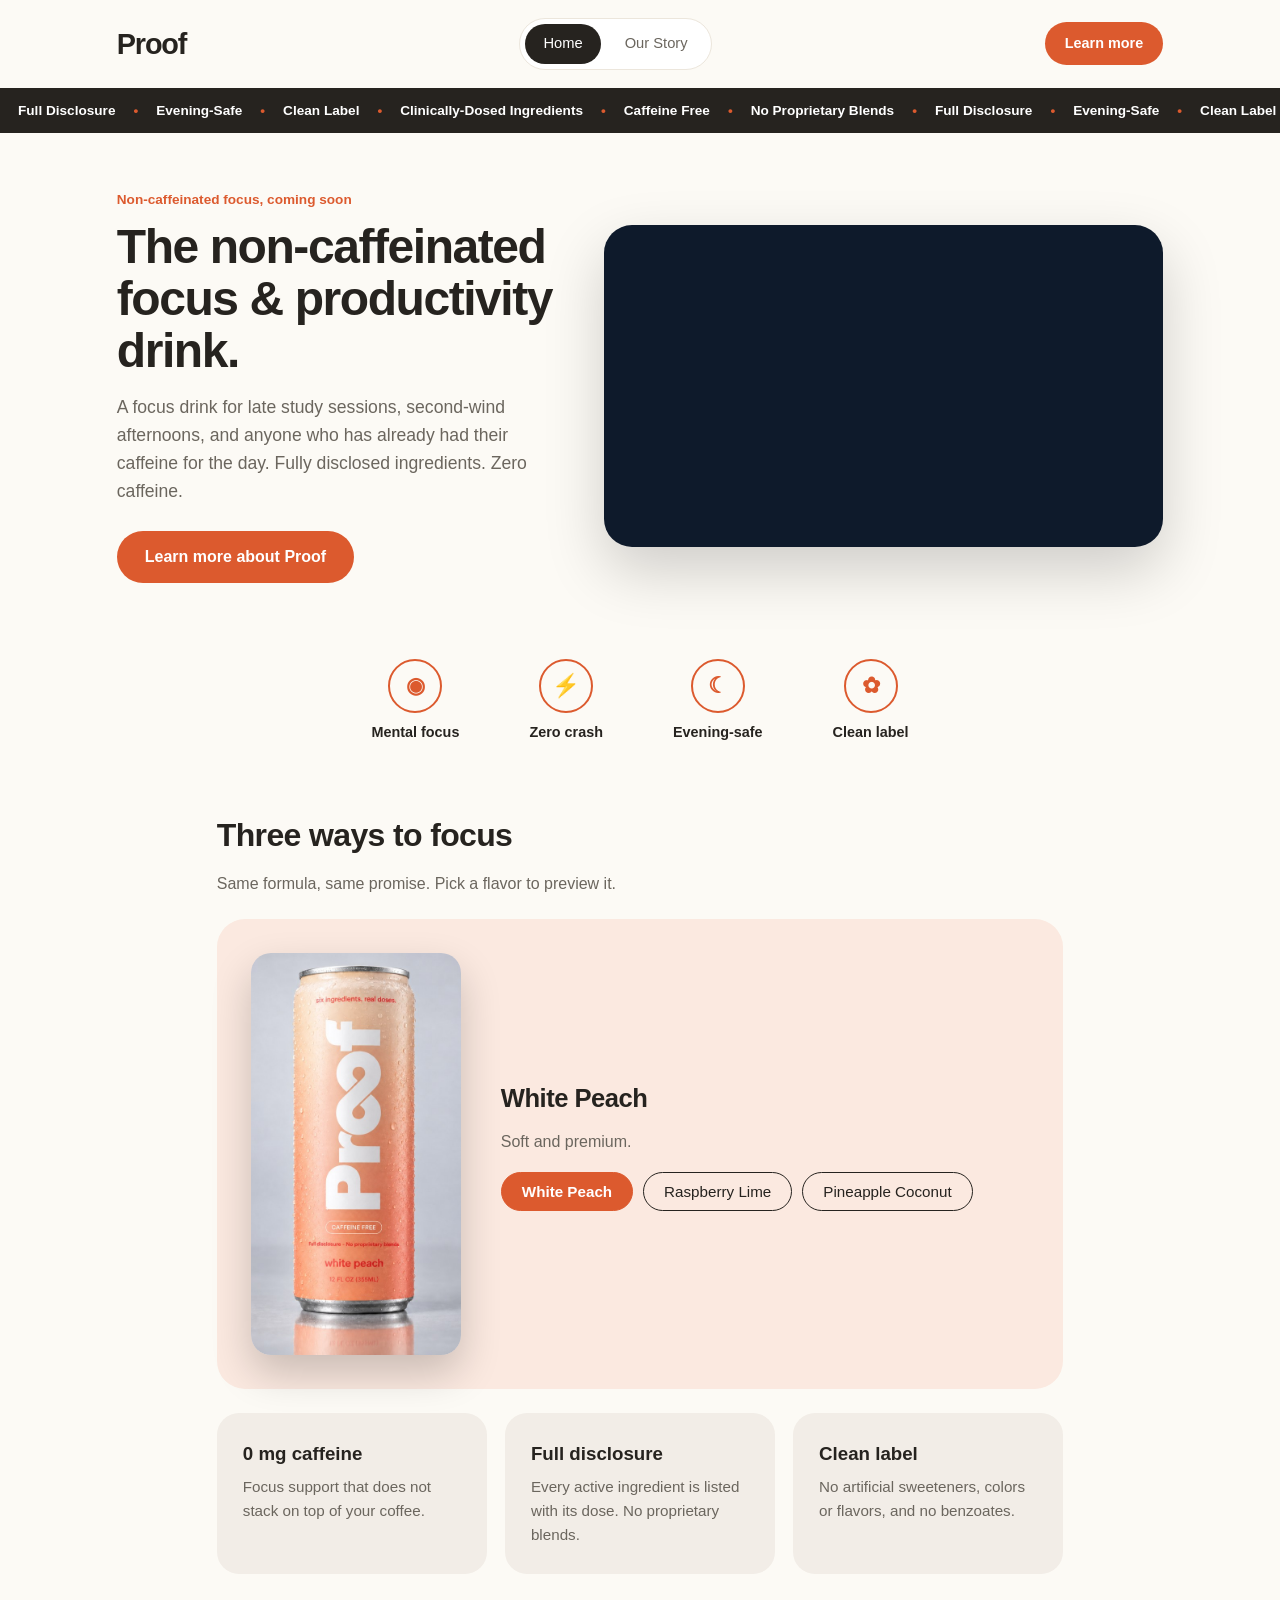
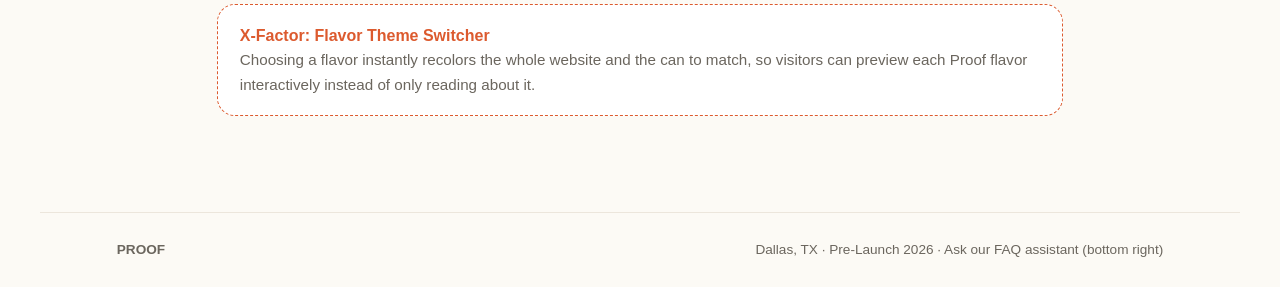
<file: index.html>
<!DOCTYPE html>
<html lang="en">
<head>
<meta charset="UTF-8"><meta name="viewport" content="width=device-width,initial-scale=1">
<title>Proof | The non-caffeinated focus &amp; productivity drink</title>
<meta name="description" content="Proof is a non-caffeinated focus and productivity drink with fully disclosed ingredients.">
<link rel="stylesheet" href="style.css">
</head>
<body data-flavor="peach">
<header class="top">
  <a class="logo" href="index.html">Proof</a>
  <nav class="pills"><a class="on" href="index.html">Home</a><a href="about.html">Our Story</a></nav>
  <a class="btn small" href="about.html">Learn more</a>
</header>
<div class="ticker"><div id="tk"></div></div>

<main class="hero">
  <div>
    <p class="eyebrow">Non-caffeinated focus, coming soon</p>
    <h1>The non-caffeinated focus &amp; productivity drink.</h1>
    <p class="lead">A focus drink for late study sessions, second-wind afternoons, and anyone who has already had their caffeine for the day. Fully disclosed ingredients. Zero caffeine.</p>
    <a class="btn" href="about.html">Learn more about Proof</a>
  </div>
  <div class="video">
    <video autoplay muted loop playsinline preload="auto"><source src="proof-video.mp4" type="video/mp4"></video>
  </div>
</main>

<div class="icons">
  <div><div class="ic">&#9673;</div>Mental focus</div>
  <div><div class="ic">&#9889;</div>Zero crash</div>
  <div><div class="ic">&#9790;</div>Evening-safe</div>
  <div><div class="ic">&#10047;</div>Clean label</div>
</div>

<section>
  <h2>Three ways to focus</h2>
  <p class="sub">Same formula, same promise. Pick a flavor to preview it.</p>
  <div class="switcher" style="margin-top:22px">
    <div class="can"><img id="canimg" src="can-peach.jpg" alt="Proof White Peach can" width="520" height="996"></div>
    <div>
      <h2 id="fname" style="font-size:1.6rem">White Peach</h2>
      <p class="sub" id="fdesc">Soft and premium.</p>
      <div class="flavors">
        <button class="on" data-f="peach" data-n="White Peach" data-d="Soft and premium.">White Peach</button>
        <button data-f="raspberry" data-n="Raspberry Lime" data-d="Bold and tart.">Raspberry Lime</button>
        <button data-f="pineapple" data-n="Pineapple Coconut" data-d="Rich and tropical.">Pineapple Coconut</button>
      </div>
    </div>
  </div>
  <div class="cards">
    <div class="card"><h3>0 mg caffeine</h3><p>Focus support that does not stack on top of your coffee.</p></div>
    <div class="card"><h3>Full disclosure</h3><p>Every active ingredient is listed with its dose. No proprietary blends.</p></div>
    <div class="card"><h3>Clean label</h3><p>No artificial sweeteners, colors or flavors, and no benzoates.</p></div>
  </div>
  <div class="xf" style="margin-top:30px">
        <h3>X-Factor: Flavor Theme Switcher</h3>
        <p>Choosing a flavor instantly recolors the whole website and the can to match, so visitors can preview each Proof flavor interactively instead of only reading about it.</p>
      </div>
</section>

<footer><span><b>PROOF</b></span><span>Dallas, TX &middot; Pre-Launch 2026 &middot; Ask our FAQ assistant (bottom right)</span></footer>

<script>
var items=['Full Disclosure','Evening-Safe','Clean Label','Clinically-Dosed Ingredients','Caffeine Free','No Proprietary Blends'];
var h='';for(var r=0;r<4;r++)items.forEach(function(t){h+='<span>'+t+'</span><i>&bull;</i>'});
document.getElementById('tk').innerHTML=h;
document.querySelectorAll('.flavors button').forEach(function(b){
  b.addEventListener('click',function(){
    document.body.dataset.flavor=b.dataset.f;
    document.getElementById('fname').textContent=b.dataset.n;
    document.getElementById('fdesc').textContent=b.dataset.d;
    var im=document.getElementById('canimg');im.src='can-'+b.dataset.f+'.jpg';im.alt='Proof '+b.dataset.n+' can';
    document.querySelectorAll('.flavors button').forEach(function(x){x.classList.remove('on')});
    b.classList.add('on');
  });
});
var v=document.querySelector('video');
if(v){v.muted=true;var p=v.play();if(p&&p.catch){p.catch(function(){})}}
</script>
<!-- Chatling chatbot (Proof FAQ Assistant) -->
<script>window.chtlConfig = { chatbotId: "8438656995" }</script>
<script async data-id="8438656995" id="chtl-script" type="text/javascript" src="https://chatling.ai/js/embed.js"></script>
</body>
</html>
</file>
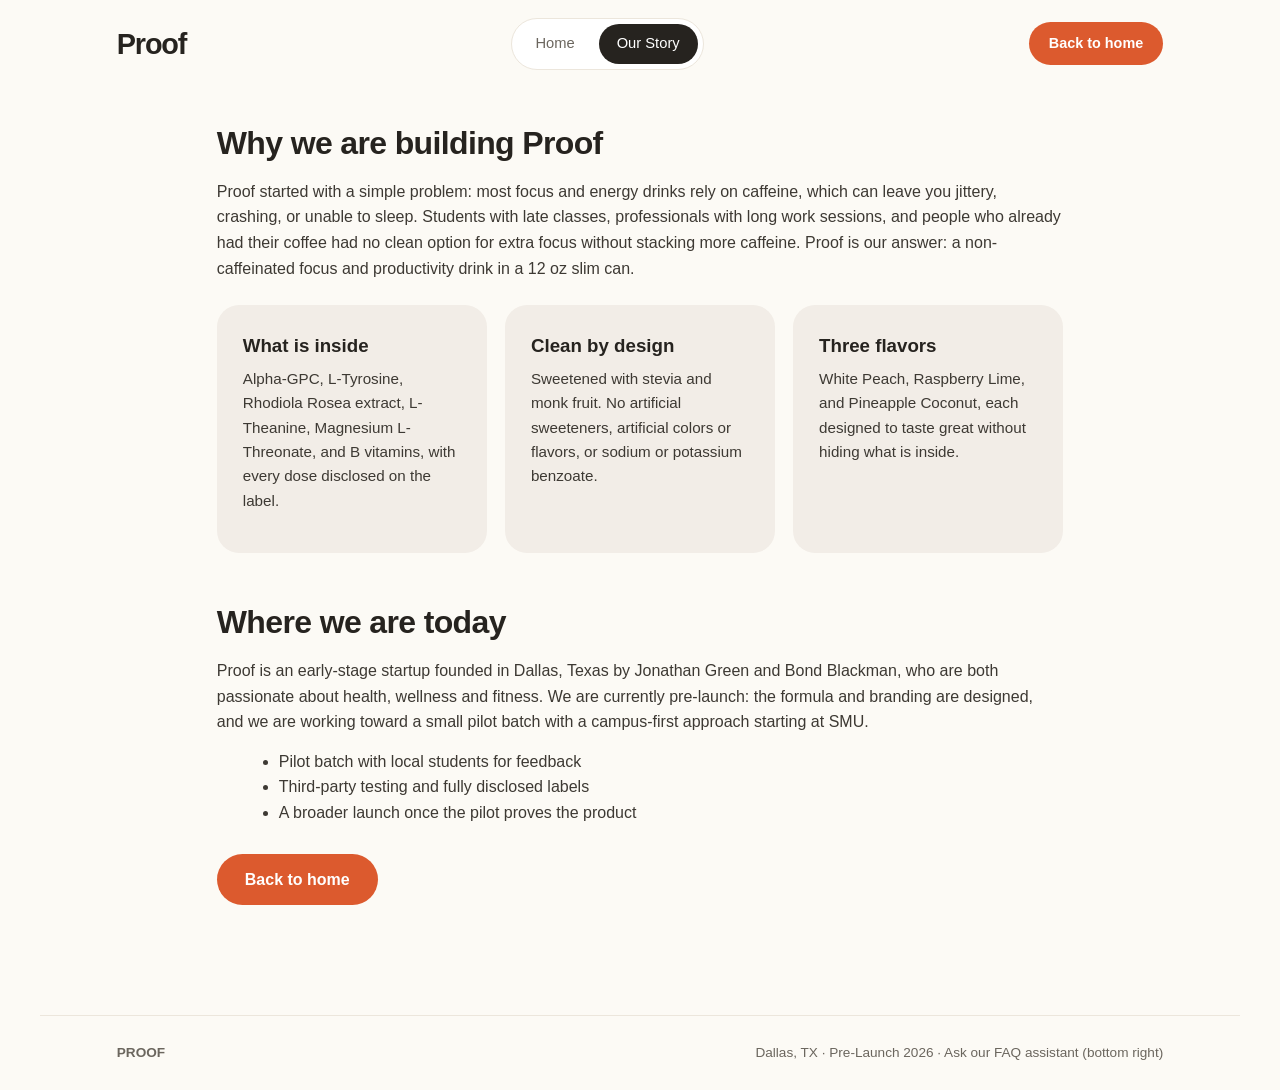
<file: about.html>
<!DOCTYPE html>
<html lang="en">
<head>
<meta charset="UTF-8"><meta name="viewport" content="width=device-width,initial-scale=1">
<title>Our Story | Proof</title>
<link rel="stylesheet" href="style.css">
</head>
<body data-flavor="peach">
<header class="top">
  <a class="logo" href="index.html">Proof</a>
  <nav class="pills"><a href="index.html">Home</a><a class="on" href="about.html">Our Story</a></nav>
  <a class="btn small" href="index.html">Back to home</a>
</header>

<section class="page">
  <h2>Why we are building Proof</h2>
  <p>Proof started with a simple problem: most focus and energy drinks rely on caffeine, which can leave you jittery, crashing, or unable to sleep. Students with late classes, professionals with long work sessions, and people who already had their coffee had no clean option for extra focus without stacking more caffeine. Proof is our answer: a non-caffeinated focus and productivity drink in a 12 oz slim can.</p>

  <div class="cards">
    <div class="card"><h3>What is inside</h3><p>Alpha-GPC, L-Tyrosine, Rhodiola Rosea extract, L-Theanine, Magnesium L-Threonate, and B vitamins, with every dose disclosed on the label.</p></div>
    <div class="card"><h3>Clean by design</h3><p>Sweetened with stevia and monk fruit. No artificial sweeteners, artificial colors or flavors, or sodium or potassium benzoate.</p></div>
    <div class="card"><h3>Three flavors</h3><p>White Peach, Raspberry Lime, and Pineapple Coconut, each designed to taste great without hiding what is inside.</p></div>
  </div>

  <h2 style="margin-top:44px">Where we are today</h2>
  <p>Proof is an early-stage startup founded in Dallas, Texas by Jonathan Green and Bond Blackman, who are both passionate about health, wellness and fitness. We are currently pre-launch: the formula and branding are designed, and we are working toward a small pilot batch with a campus-first approach starting at SMU.</p>
  <ul>
    <li>Pilot batch with local students for feedback</li>
    <li>Third-party testing and fully disclosed labels</li>
    <li>A broader launch once the pilot proves the product</li>
  </ul>
  <p style="margin-top:28px"><a class="btn" href="index.html">Back to home</a></p>
</section>

<footer><span><b>PROOF</b></span><span>Dallas, TX &middot; Pre-Launch 2026 &middot; Ask our FAQ assistant (bottom right)</span></footer>

<!-- Chatling chatbot (Proof FAQ Assistant) -->
<script>window.chtlConfig = { chatbotId: "8438656995" }</script>
<script async data-id="8438656995" id="chtl-script" type="text/javascript" src="https://chatling.ai/js/embed.js"></script>
</body>
</html>
</file>
<file: style.css>
:root{--bg:#fcfaf5;--ink:#26231f;--mute:#6b665e;--card:#f2ede7;--accent:#dc5a2e;--tint:#fbe9e0}
body[data-flavor="raspberry"]{--accent:#c2255c;--tint:#fbe3ea}
body[data-flavor="pineapple"]{--accent:#b8921a;--tint:#f7f0cf}
*{box-sizing:border-box;margin:0}
body{font-family:-apple-system,BlinkMacSystemFont,"Segoe UI",Helvetica,Arial,sans-serif;background:var(--bg);color:var(--ink);line-height:1.6}
a{color:inherit}
header.top{display:flex;justify-content:space-between;align-items:center;padding:18px 6vw;max-width:1200px;margin:0 auto;gap:12px}
.logo{font-weight:900;font-size:1.8rem;letter-spacing:-.04em;text-decoration:none}
.pills{display:flex;gap:6px;background:#fff;border-radius:999px;padding:5px;border:1px solid #ece6dc}
.pills a{text-decoration:none;padding:8px 18px;border-radius:999px;font-size:.92rem;color:var(--mute)}
.pills a.on{background:var(--ink);color:#fff}
.btn{display:inline-block;background:var(--accent);color:#fff;padding:13px 28px;border-radius:999px;font-weight:700;text-decoration:none;transition:.2s;font-size:1rem}
.btn:hover{filter:brightness(1.08);transform:translateY(-1px)}
.btn.small{padding:10px 20px;font-size:.9rem}
.ticker{background:var(--ink);color:#fff;overflow:hidden;white-space:nowrap;padding:12px 0;font-weight:700;font-size:.85rem}
.ticker div{display:inline-block;animation:slide 28s linear infinite}
.ticker span{margin:0 18px}.ticker i{color:var(--accent);font-style:normal}
@keyframes slide{to{transform:translateX(-50%)}}
.hero{display:grid;grid-template-columns:1fr 1.25fr;gap:40px;align-items:center;max-width:1200px;margin:0 auto;padding:56px 6vw}
.eyebrow{color:var(--accent);font-weight:700;font-size:.85rem;margin-bottom:10px}
h1{font-size:clamp(2rem,4vw,3rem);line-height:1.08;letter-spacing:-.03em;margin-bottom:16px}
.hero p.lead{color:var(--mute);font-size:1.1rem;margin-bottom:26px;max-width:460px}
.video{border-radius:28px;overflow:hidden;background:#0e1a2b;box-shadow:0 24px 60px rgba(0,0,0,.18);aspect-ratio:832/480}
.video video{display:block;width:100%;height:100%;object-fit:cover}
.icons{display:flex;justify-content:center;gap:clamp(20px,6vw,70px);flex-wrap:wrap;padding:20px 6vw 10px}
.icons div{text-align:center;font-weight:600;font-size:.9rem}
.icons .ic{width:54px;height:54px;border:2px solid var(--accent);border-radius:50%;margin:0 auto 8px;display:flex;align-items:center;justify-content:center;font-size:1.4rem;color:var(--accent)}
section{max-width:1000px;margin:0 auto;padding:56px 6vw}
h2{font-size:2rem;letter-spacing:-.02em;margin-bottom:10px}
.sub{color:var(--mute)}
.cards{display:grid;grid-template-columns:repeat(auto-fit,minmax(240px,1fr));gap:18px;margin-top:24px}
.card{background:var(--card);border-radius:22px;padding:26px}
.card h3{margin-bottom:6px}.card p{color:var(--mute);font-size:.95rem}
.switcher{display:grid;grid-template-columns:auto 1fr;gap:40px;align-items:center;background:var(--tint);border-radius:28px;padding:34px;transition:background .4s}
.flavors{display:flex;gap:10px;flex-wrap:wrap;margin:18px 0}
.flavors button{border:1.5px solid var(--ink);background:transparent;color:var(--ink);padding:10px 20px;border-radius:999px;cursor:pointer;font-size:.95rem;transition:.2s}
.flavors button.on{background:var(--accent);border-color:var(--accent);color:#fff;font-weight:700}
.can{width:min(210px,60vw);border-radius:20px;overflow:hidden;box-shadow:0 18px 40px rgba(0,0,0,.2)}
.can img{display:block;width:100%;height:auto}
.xf{margin-top:22px;background:#fff;border-radius:18px;padding:18px 22px;border:1px dashed var(--accent)}
.xf h3{color:var(--accent);font-size:1rem}.xf p{color:var(--mute);font-size:.95rem}
footer{border-top:1px solid #ece6dc;max-width:1200px;margin:40px auto 0;padding:26px 6vw;display:flex;justify-content:space-between;flex-wrap:wrap;gap:8px;color:var(--mute);font-size:.85rem}
.page{padding-top:30px}.page p{margin-bottom:14px;color:#3d3933}.page ul{margin:8px 0 18px 22px;color:#3d3933}
@media(max-width:800px){.hero,.switcher{grid-template-columns:1fr}.switcher{justify-items:center;text-align:center}.flavors{justify-content:center}.hero{padding-top:30px}.pills a{padding:8px 12px}}
</file>
